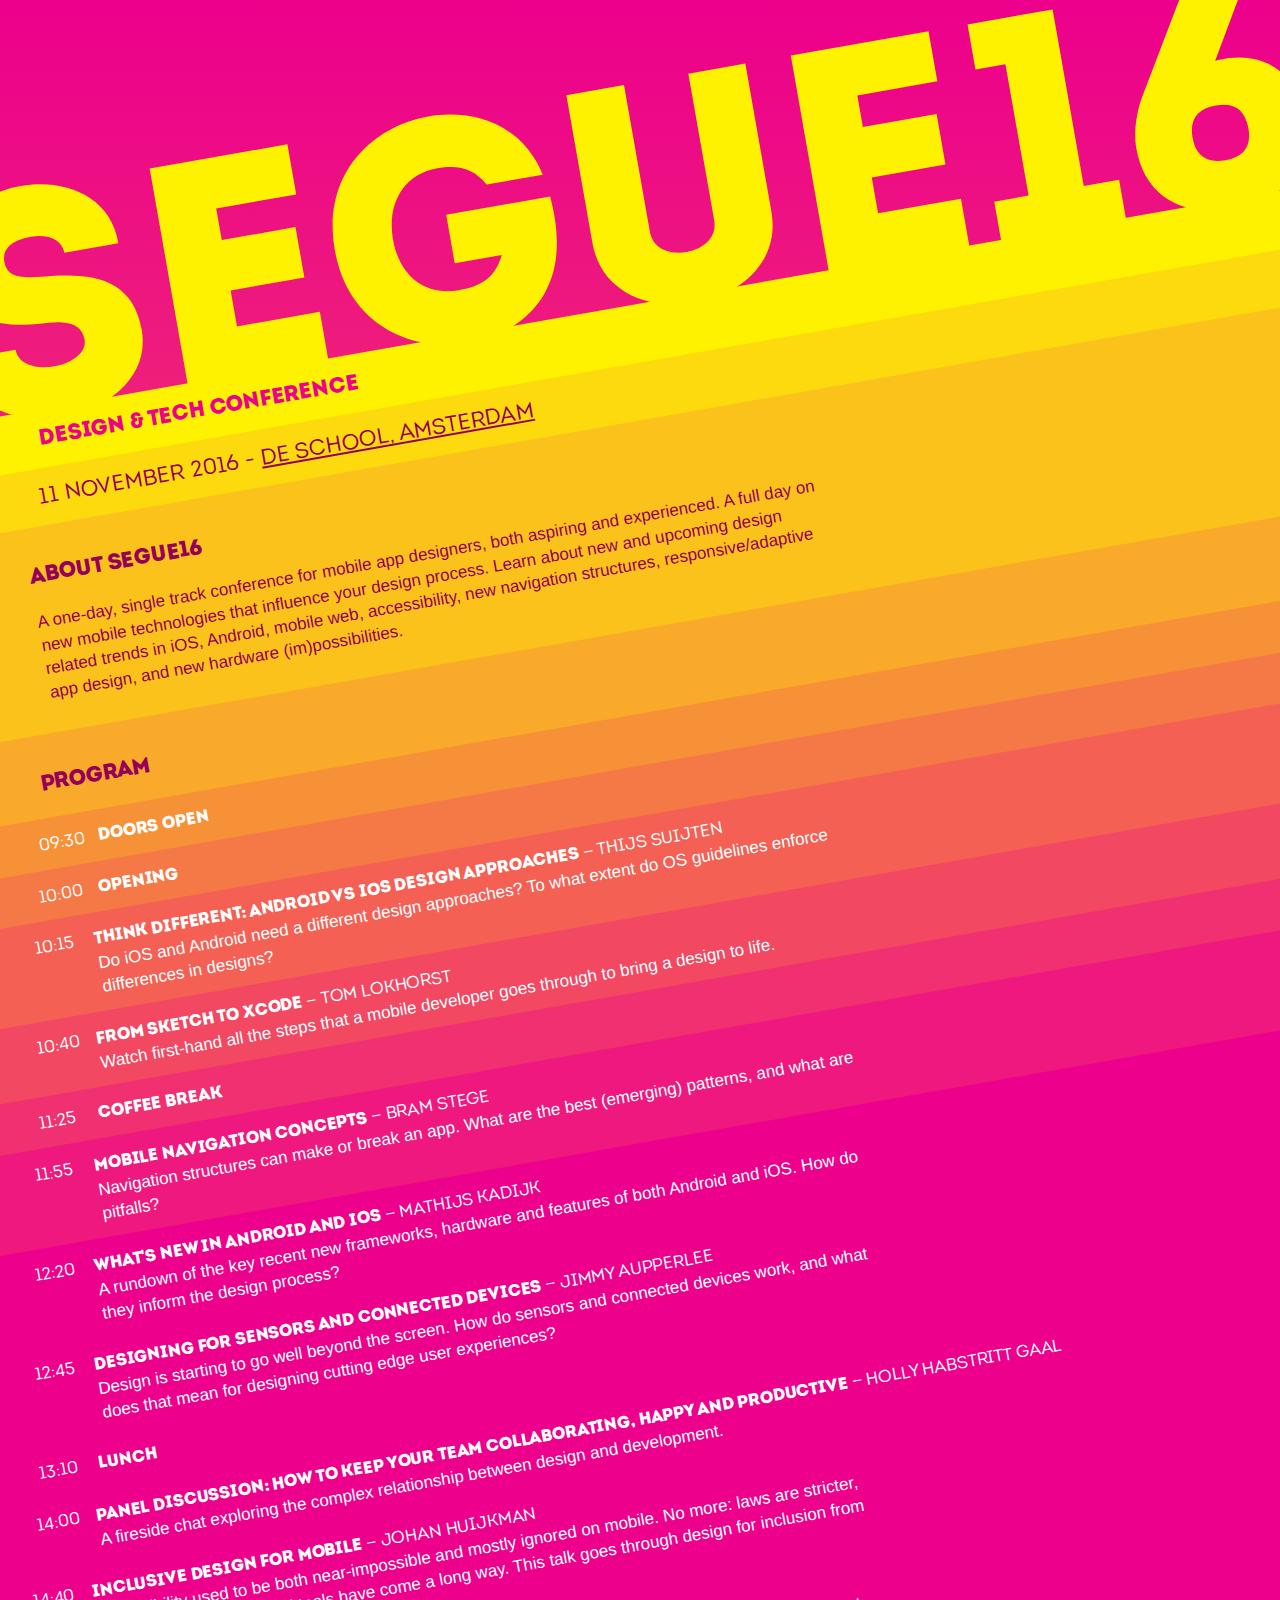
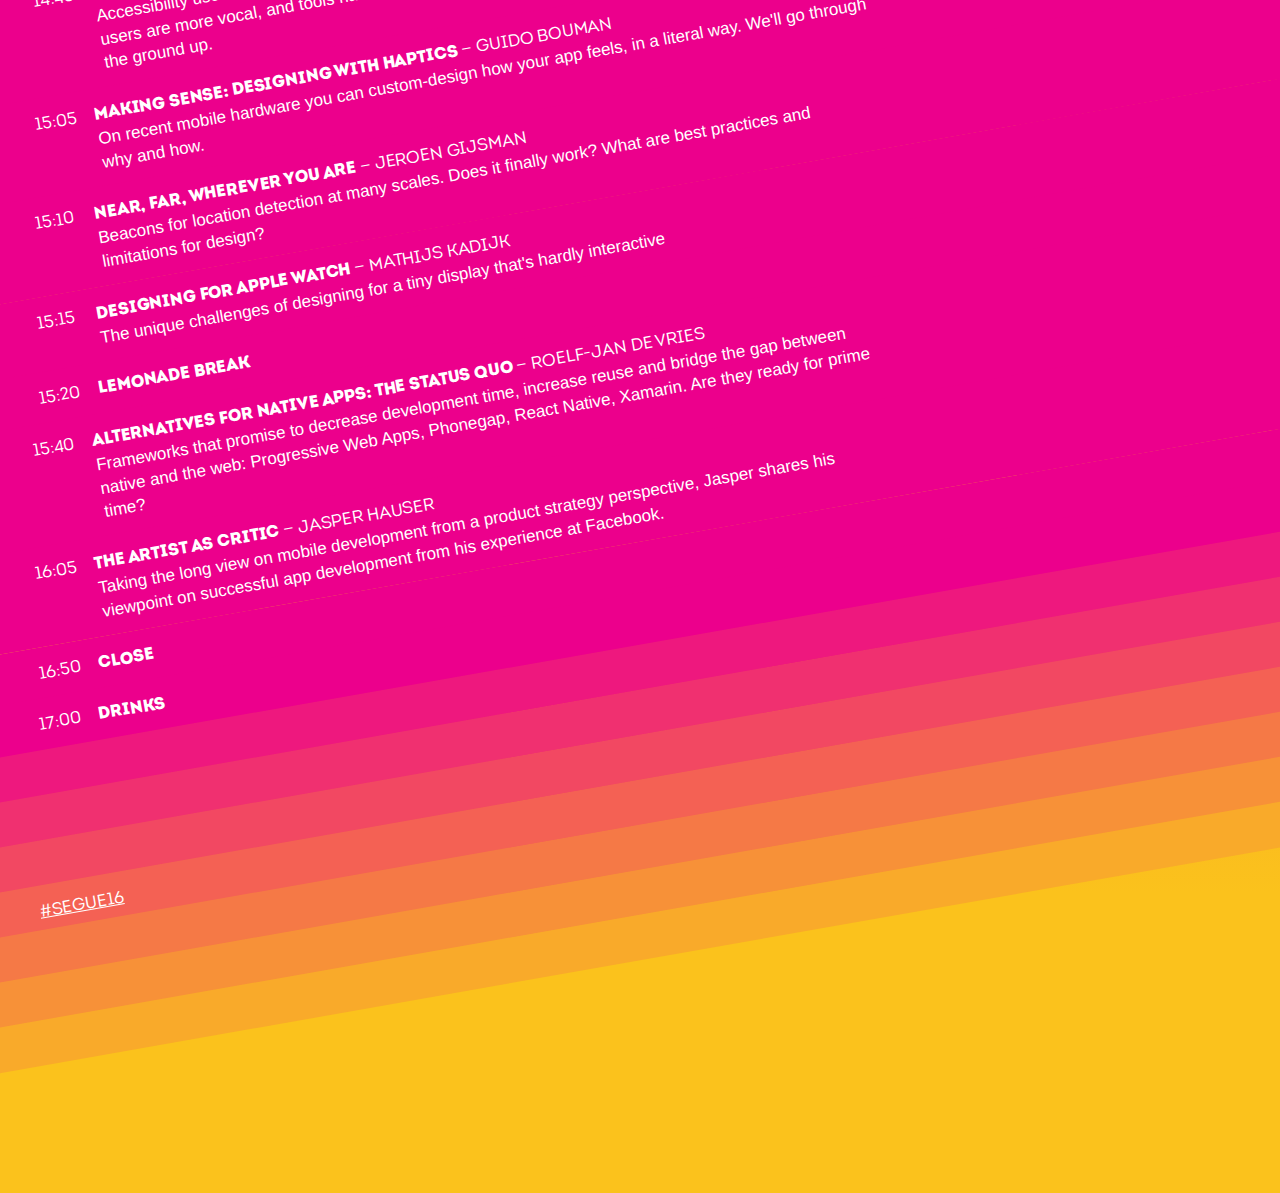
<file: index.html>
<!doctype html>
<html ⚡ lang="en">
<head>
	<meta charset="utf-8">
	<title>Segue16 - Design &amp; Tech Conference</title>
	<meta name="viewport" content="width=device-width,minimum-scale=1,initial-scale=1">
	<meta name="description" content="A one-day, single track conference for mobile app designers, both aspiring and experienced. A full day on new mobile technologies that influence your design process. Learn about new and upcoming design related trends in iOS, Android, mobile web, accessibility, new navigation structures, responsive/adaptive app design, and new hardware (im)possibilities.">
	<link rel="canonical" href="https://segueconf.nl">
	<link rel="apple-touch-icon" sizes="180x180" href="/apple-touch-icon.png?v=1">
	<link rel="icon" type="image/png" href="/favicon-32x32.png?v=1" sizes="32x32">
	<link rel="icon" type="image/png" href="/favicon-16x16.png?v=1" sizes="16x16">
	<link rel="manifest" href="/manifest.json?v=1">
	<link rel="mask-icon" href="/safari-pinned-tab.svg?v=1" color="#5bbad5">
	<meta name="theme-color" content="#ed0c85">
	<style amp-custom>
	@font-face {
	    font-family: introBoldCaps;
	    src: url(/fonts/IntroBlackCapsRegular.otf) format("opentype");
	}
	@font-face {
	    font-family: introBookCaps;
	    src: url(/fonts/IntroBookCapsRegular.otf) format("opentype");
	}

	* {
	  color: white;
	  font-family: introBookCaps;
	  line-height: 1.4;
	}

	html, body {
	  margin: 0px;
	  padding: 0px;
	  overflow-x: hidden;
	  font-size: 17px;
	  background-color: #EC008C;
	}
	article {
		overflow-x: hidden;
	  background: linear-gradient(0deg, #FBC21C 300px, #EC008C);
	  padding-bottom: 10vw;
	}
	.logobottom {
	  position: relative;
		width: 100vw;
		height: 105px;
	}
	.logo {
	  position: absolute;
	  right: 30px;
	  width: 70px;
	  bottom: 30px;
	  height: auto;
	  z-index: 1000;
	}
	.footer {
	  background: rgba(255, 242, 0, .7);
	}
	h2, h3, h4 {
	  font-size: 22px;
	}
	h1, h2, h3, .bar {
	  margin: 0px;
	  padding: 0px;
	  -ms-transform: rotate(-10deg);
	  -webkit-transform: rotate(-10deg);
	  transform: rotate(-10deg);
	  -webkit-font-smoothing: antialiased;
	}

	h2, h3, .bar {
	  margin: 0 -60px;
	  padding: 15px 90px 13px;
	}
	.bar {
		color: #fff;
	}
	.bar.pad {
		height: 1em;
	}

	h1 {
	  font-size: 25vw;
	  color: #FFF200;
	  margin: 10px 0 -12vw -5vw;
	  font-family: introBoldCaps;
	}

	h2 {
	  background: #FFF200;
	  color: #EC008C;
	  font-family: introBoldCaps;
	}

	h3 {
	  background: #FDDA0E;
	  font-weight: normal;
		color: #960059;
	}
	h3 a, h3 time {
		color: #960059;
	}
	h4 {
	  font-family: introBoldCaps;
	  margin: 20px 0 5px;
	  padding: 0;
		color: #960059;
	}
	.about p {
		max-width: 800px;

		color: #960059;
		font-family: -apple-system, BlinkMacSystemFont, "Segoe UI", Roboto,
			Helvetica, Arial, sans-serif, "Apple Color Emoji", "Segoe UI Emoji",
			"Segoe UI Symbol";
	}
	.blurp {
		max-width: 800px;
		font-family: -apple-system, BlinkMacSystemFont, "Segoe UI", Roboto,
			Helvetica, Arial, sans-serif, "Apple Color Emoji", "Segoe UI Emoji",
			"Segoe UI Symbol";
	}
	.program {
		list-style: none;
		margin: 0;
		padding: 0;
	}
	.program .bar {
	   display: flex;
	}
	.program time {
	  display: inline-block;
	  width: 60px;
	  flex-shrink: 0;
	}
	.title {
	  display: inline-block;
	  font-family: introBookCaps;
	}
	.title b {
		font-family: introBoldCaps;
	}
	.title span {
		white-space: nowrap;
		display: inline-block;
	}
	.bar {
	  background: #EC008C;
	}
	.bar3 {
	  background: #FBC21C;
	}
	.bar4 {
	  background: #F9AA2A;
	}
	.bar5 {
	  background: #F79138;
	}
	.bar5.a11y { background: #b26200; }
	.bar6 {
	  background: #F57946;
	}
	.bar7 {
	  background: #F46154;
	}
	.bar8 {
	  background: #F24862;
	}
	.bar9 {
	  background: #F03070;
	}
	.bar10 {
	  background: #EE187E;
	}
	</style>
	<script type="application/ld+json">
		{
			"@context": "http://schema.org",
			"@type": "Event",
			"name": "Segue16",
			"organizer": "Q42",
			"startDate": "2016-11-11T10:00",
			"location": {
				"@type": "Place",
				"address": {
					"@type": "PostalAddress",
					"addressLocality": "Amsterdam",
					"postalCode": "1056 AB",
					"streetAddress": "Doctor Jan van Breemenstraat 1"
				}
			},
			"description": "A one-day, single track conference for mobile app designers, both aspiring and experienced. A full day on new mobile technologies that influence your design process. Learn about new and upcoming design related trends in iOS, Android, mobile web, accessibility, new navigation structures, responsive/adaptive app design, and new hardware (im)possibilities."
		}
	</script>
	<style amp-boilerplate>body{-webkit-animation:-amp-start 8s steps(1,end) 0s 1 normal both;-moz-animation:-amp-start 8s steps(1,end) 0s 1 normal both;-ms-animation:-amp-start 8s steps(1,end) 0s 1 normal both;animation:-amp-start 8s steps(1,end) 0s 1 normal both}@-webkit-keyframes -amp-start{from{visibility:hidden}to{visibility:visible}}@-moz-keyframes -amp-start{from{visibility:hidden}to{visibility:visible}}@-ms-keyframes -amp-start{from{visibility:hidden}to{visibility:visible}}@-o-keyframes -amp-start{from{visibility:hidden}to{visibility:visible}}@keyframes -amp-start{from{visibility:hidden}to{visibility:visible}}</style><noscript><style amp-boilerplate>body{-webkit-animation:none;-moz-animation:none;-ms-animation:none;animation:none}</style></noscript>
	<script async src="https://cdn.ampproject.org/v0.js"></script>
	<script async custom-element="amp-install-serviceworker" src="https://cdn.ampproject.org/v0/amp-install-serviceworker-0.1.js"></script>
</head>
<body>
	<article>
		<h1>Segue16</h1>
		<h2>Design &amp; Tech Conference</h2>
		<h3><time>11 november 2016</time> - <a href="https://www.google.nl/maps/place/Doctor+Jan+van+Breemenstraat+1,+1056+AB+Amsterdam">de school, amsterdam</a></h3>
		<div class="bar bar3 about"><h4>About Segue16</h4><p>A one-day, single track conference for mobile app designers, both aspiring and experienced. A full day on new mobile technologies that influence your design process. Learn about new and upcoming design related trends in iOS, Android, mobile web, accessibility, new navigation structures, responsive/adaptive app design, and new hardware (im)possibilities.</p></div>
		<div class="bar bar4"><h4>Program</h4></div>
		<ol class="program">
			<li class="bar bar5"> <time>09:30</time> <div class="title"><b>Doors open</b></div></li>
			<li class="bar bar6"> <time>10:00</time> <div class="title"><b>Opening</b></div></li>
			<li class="bar bar7"> <time>10:15</time> <div class="title"><b>Think Different: Android vs iOS design approaches</b> <span>&mdash; Thijs Suijten</span> <div class="blurp">Do iOS and Android need a different design approaches? To what extent do OS guidelines enforce differences in designs?</div></div></li>
			<li class="bar bar8"> <time>10:40</time> <div class="title"><b>From Sketch to Xcode</b> <span>&mdash; Tom Lokhorst</span> <div class="blurp">Watch first-hand all the steps that a mobile developer goes through to bring a design to life.</div></div></li>
			<li class="bar bar9"> <time>11:25</time> <div class="title"><b>Coffee Break</b></div></li>
			<li class="bar bar10"><time>11:55</time> <div class="title"><b>Mobile navigation concepts</b> <span>&mdash; Bram Stege</span> <div class="blurp">Navigation structures can make or break an app. What are the best (emerging) patterns, and what are pitfalls?</div></div></li>
			<li class="bar">      <time>12:20</time> <div class="title"><b>What's new in Android and iOS</b> <span>&mdash; Mathijs Kadijk</span> <div class="blurp">A rundown of the key recent new frameworks, hardware and features of both Android and iOS. How do they inform the design process?</div></div></li>
			<li class="bar">      <time>12:45</time> <div class="title"><b>Designing for sensors and connected devices</b> <span>&mdash; Jimmy Aupperlee</span> <div class="blurp">Design is starting to go well beyond the screen. How do sensors and connected devices work, and what does that mean for designing cutting edge user experiences?</div></div></li>
			<li class="bar">      <time>13:10</time> <div class="title"><b>Lunch</b></div></li>
			<li class="bar">      <time>14:00</time> <div class="title"><b>Panel discussion: How to keep your team collaborating, happy and productive</b> <span>&mdash; Holly Habstritt Gaal</span> <div class="blurp">A fireside chat exploring the complex relationship between design and development. </div></div></li>
			<li class="bar">      <time>14:40</time> <div class="title"><b>Inclusive design for mobile</b> <span>&mdash; Johan Huijkman</span> <div class="blurp">Accessibility used to be both near-impossible and mostly ignored on mobile. No more: laws are stricter, users are more vocal, and tools have come a long way. This talk goes through design for inclusion from the ground up.</div></div></li>
			<li class="bar">      <time>15:05</time> <div class="title"><b>Making sense: Designing with haptics</b> <span>&mdash; Guido Bouman</span> <div class="blurp">On recent mobile hardware you can custom-design how your app feels, in a literal way. We'll go through why and how.</div></div></li>
			<li class="bar">      <time>15:10</time> <div class="title"><b>Near, far, wherever you are</b> <span>&mdash; Jeroen Gijsman</span> <div class="blurp">Beacons for location detection at many scales. Does it finally work? What are best practices and limitations for design?</div></div></li>
			<li class="bar">      <time>15:15</time> <div class="title"><b>Designing for Apple Watch</b> <span>&mdash; Mathijs Kadijk</span> <div class="blurp">The unique challenges of designing for a tiny display that's hardly interactive</div></div></li>
			<li class="bar">      <time>15:20</time> <div class="title"><b>Lemonade Break</b></div></li>
			<li class="bar">      <time>15:40</time> <div class="title"><b>Alternatives for native apps: the status quo</b> <span>&mdash; Roelf-Jan de Vries</span> <div class="blurp">Frameworks that promise to decrease development time, increase reuse and bridge the gap between native and the web: Progressive Web Apps, Phonegap, React Native, Xamarin. Are they ready for prime time?</div></div></li>
			<li class="bar">      <time>16:05</time> <div class="title"><b>The Artist as Critic</b> <span>&mdash; Jasper Hauser</span> <div class="blurp">Taking the long view on mobile development from a product strategy perspective, Jasper shares his viewpoint on successful app development from his experience at Facebook.</div></div></li>
			<li class="bar">      <time>16:50</time> <div class="title"><b>Close</b></div></li>
			<li class="bar">      <time>17:00</time> <div class="title"><b>Drinks</b></div></li>
		</ol>

		<div class="bar bar10 pad"></div>
		<div class="bar bar9 pad"></div>
		<div class="bar bar8 pad"></div>
		<div class="bar bar7 pad"><a href="https://twitter.com/search?q=%23segue16">#Segue16</a></div>
		<div class="bar bar6 pad"></div>
		<div class="bar bar5 pad"></div>
		<div class="bar bar4 pad"></div>
		<div class="logobottom">
			<a href="https://www.q42.com" class="logo"><amp-img src="https://storage.googleapis.com/static.q42.nl/images/q42-logo-white.png" alt="Q42" height="105" width="70"></a>
		</div>
	</article>
	<amp-install-serviceworker
		src="/sw.js"
		data-iframe-src="/sw.html"
		layout="nodisplay">
	</amp-install-serviceworker>
</body>
</html>
</file>
